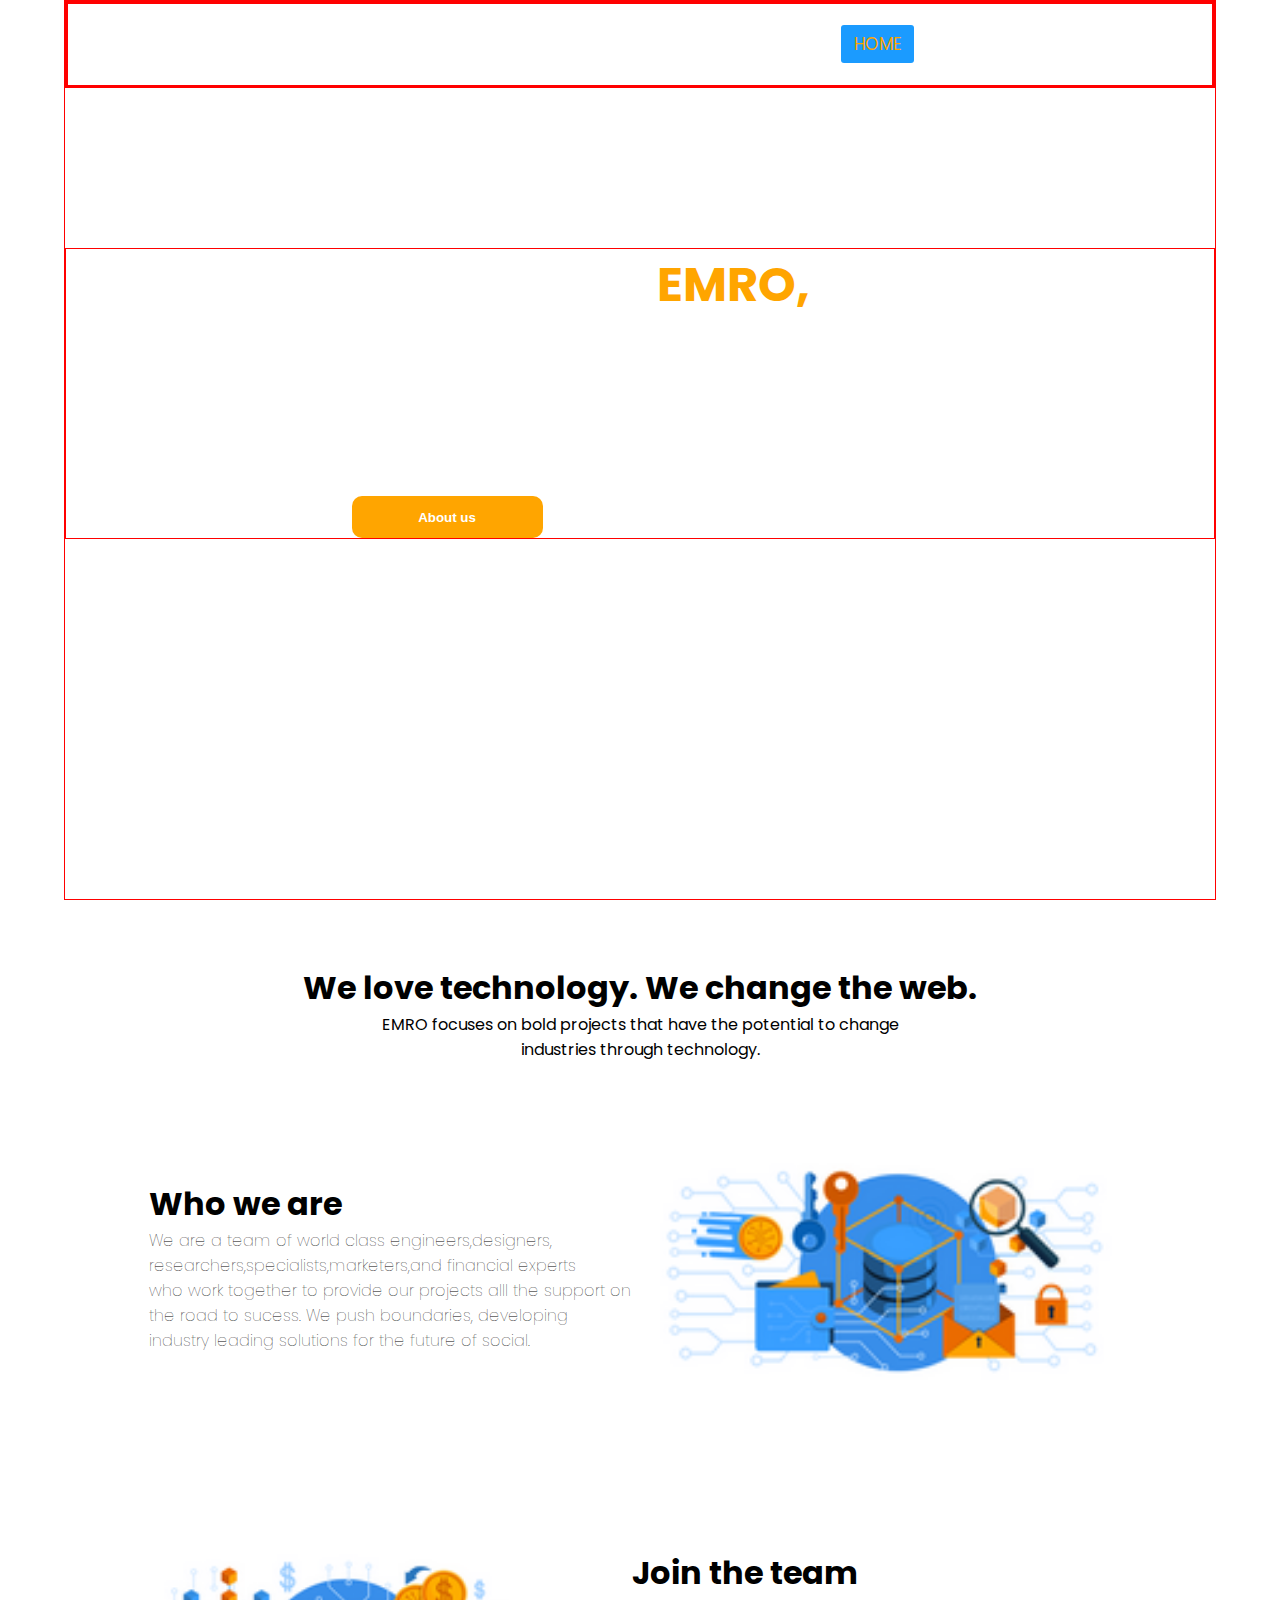
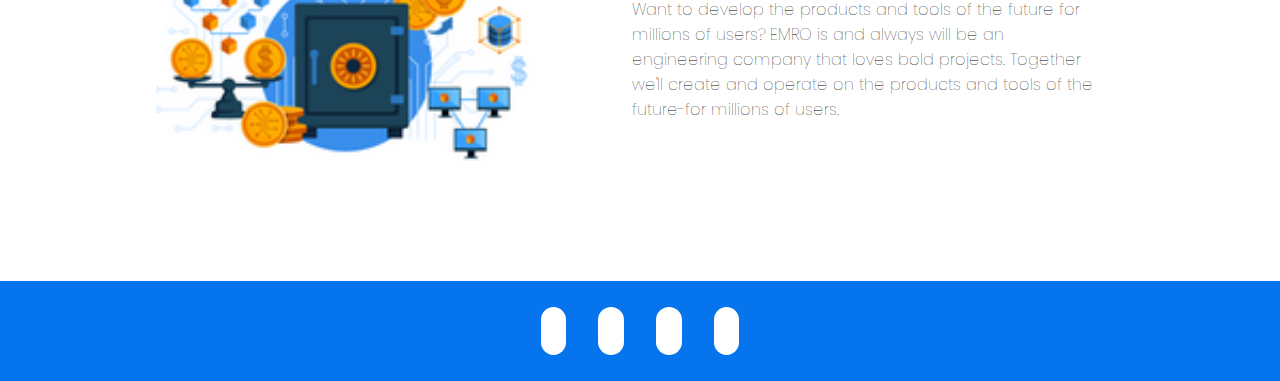
<file: portfolio prototype/projects/final project/index.html>
<!DOCTYPE html>
<html lang="en">
  <head>
    <meta charset="UTF-8" />
    <meta name="viewport" content="width=device-width, initial-scale=1.0" />
    <link rel="stylesheet" href="style.css" />
    <link rel="stylesheet" href="https://cdnjs.cloudflare.com/ajax/libs/font-awesome/6.4.2/css/all.min.css" integrity="sha512-z3gLpd7yknf1YoNbCzqRKc4qyor8gaKU1qmn+CShxbuBusANI9QpRohGBreCFkKxLhei6S9CQXFEbbKuqLg0DA==" crossorigin="anonymous" referrerpolicy="no-referrer" />
    <title>Final Project</title>
  </head>
  <body>
    <div class="container">
      
      <nav>
        <input type="checkbox" id="check"/>
        <label for="check" class="checkbtn">
          <i class="fas fa-bars"></i>
        </label>  
        <p class="emro"><span class="emro1">emro</span><br />VENTURES</p>
        <ul class="container_links">
          <li><a href="" class="m">Home</a></li>
          <li><a href="aboutpage.html" class="a">About Us</a>
          </li>
          <li><a href=".main1" class="c">Contact Us</a></li>
        </ul>
      </nav>

      <div class="txt">
        <span class="txt1">
          <h1>
            Welcome to <span class="capital">EMRO,</span><br />
            the venture builder.
          </h1>
          <p>
            We're a venture builder located in the heart of Bucherest, the
            silicon<br />
            Valley of Europe. We build, grow, and invest in exiting ventures.
          </p>
          <button class="about">About us</button>
        </span>
      </div>
    </div>

    <div class="container1">
      <h1>We love technology. We change the web.</h1>
      <p>
        EMRO focuses on bold projects that have the potential to change<br />
        <span class="tech">industries through technology.</span>
      </p>
    </div>

    <div class="container2">

        <div class="main">
        <h1>Who we are</h1>
        <p>
          We are a team of world class engineers,designers,<br />
          researchers,specialists,marketers,and financial experts<br />
          who work together to provide our projects alll the support on<br />
          the road to sucess. We push boundaries, developing <br />
          industry leading solutions for the future of social.
        </p>
    </div>

    <img src="mail.png" alt="" class="img">

    </div>

      

    <div class="container3">

        <img src="bank.png" alt="" class="img1">

        <div class="main1">

            <h1>Join the team</h1>
            <p>
              Want to develop the products and tools of the future for<br />
              millions of users? EMRO is and always will be an<br />
              engineering company that loves bold projects. Together<br />
              we'll create and operate on the products and tools of the<br />
              future-for millions of users.
            </p>
        </div>
    
    </div>

    <div class="touch">

      <div class="icon_flex">
        <a href="https://www.instagram.com/"><i class="fa-brands fa-instagram fa-flip"></i></a>
        <a href="https://www.facebook.com/"><i class="fa-brands fa-facebook-f fa-flip"></i></a>
        <a href="https://twitter.com/"><i class="fa-brands fa-x-twitter fa-flip"></i></a>
        <a href="https://www.linkedin.com/login"><i class="fa-brands fa-linkedin fa-flip"></i></a>
      </div>

    </div>

  </body>
</html>
</file>
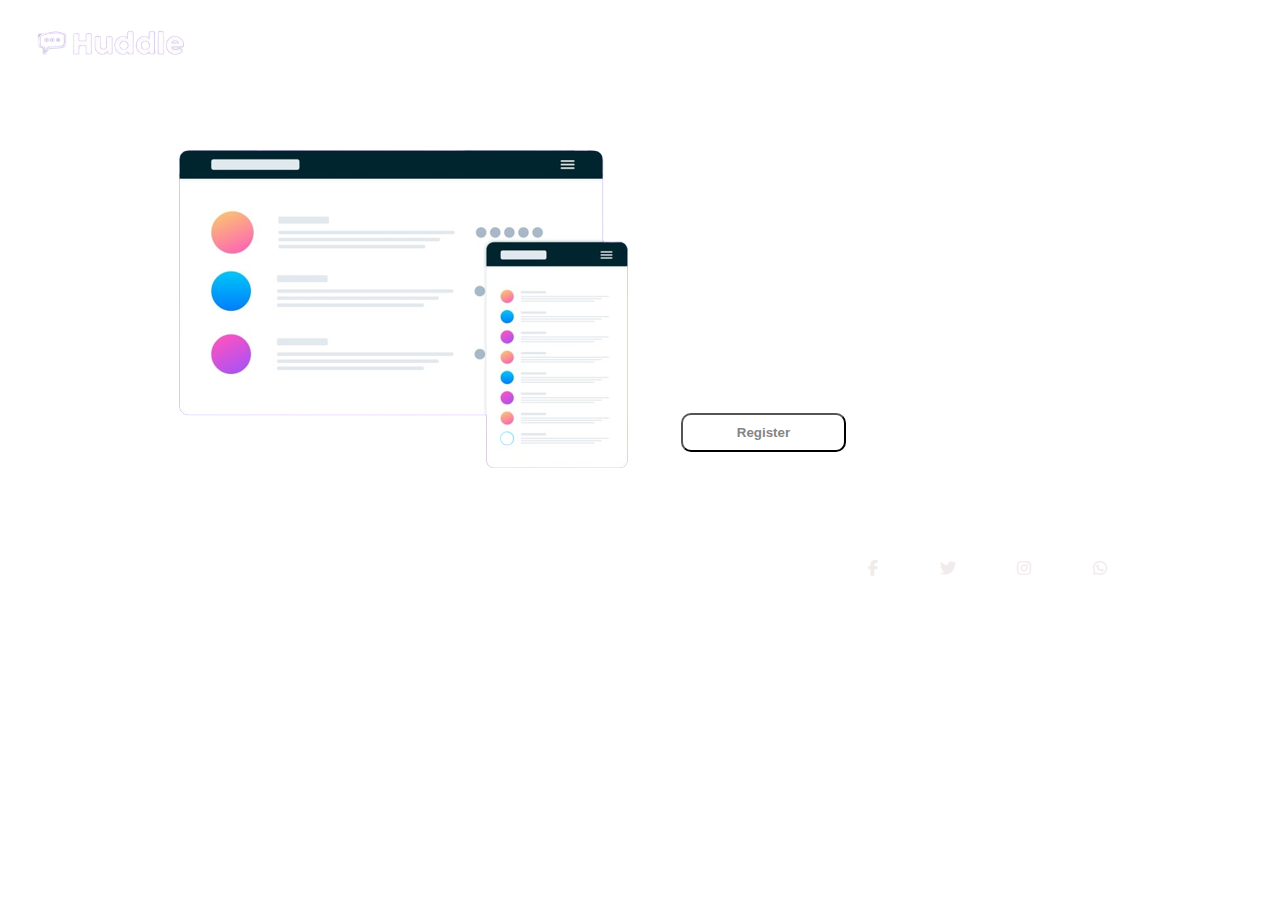
<file: portfolio prototype/projects/huddle/index.html>
<!DOCTYPE html>
<html lang="en">
  <head>
    <meta charset="UTF-8" />
    <meta name="viewport" content="width=device-width, initial-scale=1.0" />
    <link rel="stylesheet" href="style.css" />
    <link rel="stylesheet" href="https://cdnjs.cloudflare.com/ajax/libs/font-awesome/6.4.2/css/all.min.css">
    <title>Huddle</title>
  </head>
  <body>
    <div class="container">
      <img src="./huddle__2_-removebg-preview(1).png" alt="logo" class="logo_img" />

      <div class="hero_ctn">
          <img src="image_0.png" class="hero_img" />
          <div class="more">
            <h1>Build The Community Your Fans Will Love</h1>
            <p>
              Huddle re-imagines the way we build communities. you have <br />a
              voice, but so does your audience.Create connections with<br />
              your users as you engage in genuine discussion.
            </p>
            <button for="register" class="register">Register</button>
          </div>
      </div>
      <div class="icon_flex">
        <a href="https://www.facebook.com/"><i class="fa-brands fa-facebook-f fa-flip"></i></a>
       <a href="https://twitter.com/"><i class="fa-brands fa-twitter fa-flip"></i></a> 
        <a href="https://www.instagram.com/"><i class="fa-brands fa-instagram fa-flip"></i></a> 
        <a href="https://www.whatsapp.com/"><i class="fa-brands fa-whatsapp fa-flip"></i></a>
      </div>
    </div>
  </body>
</html>
</file>
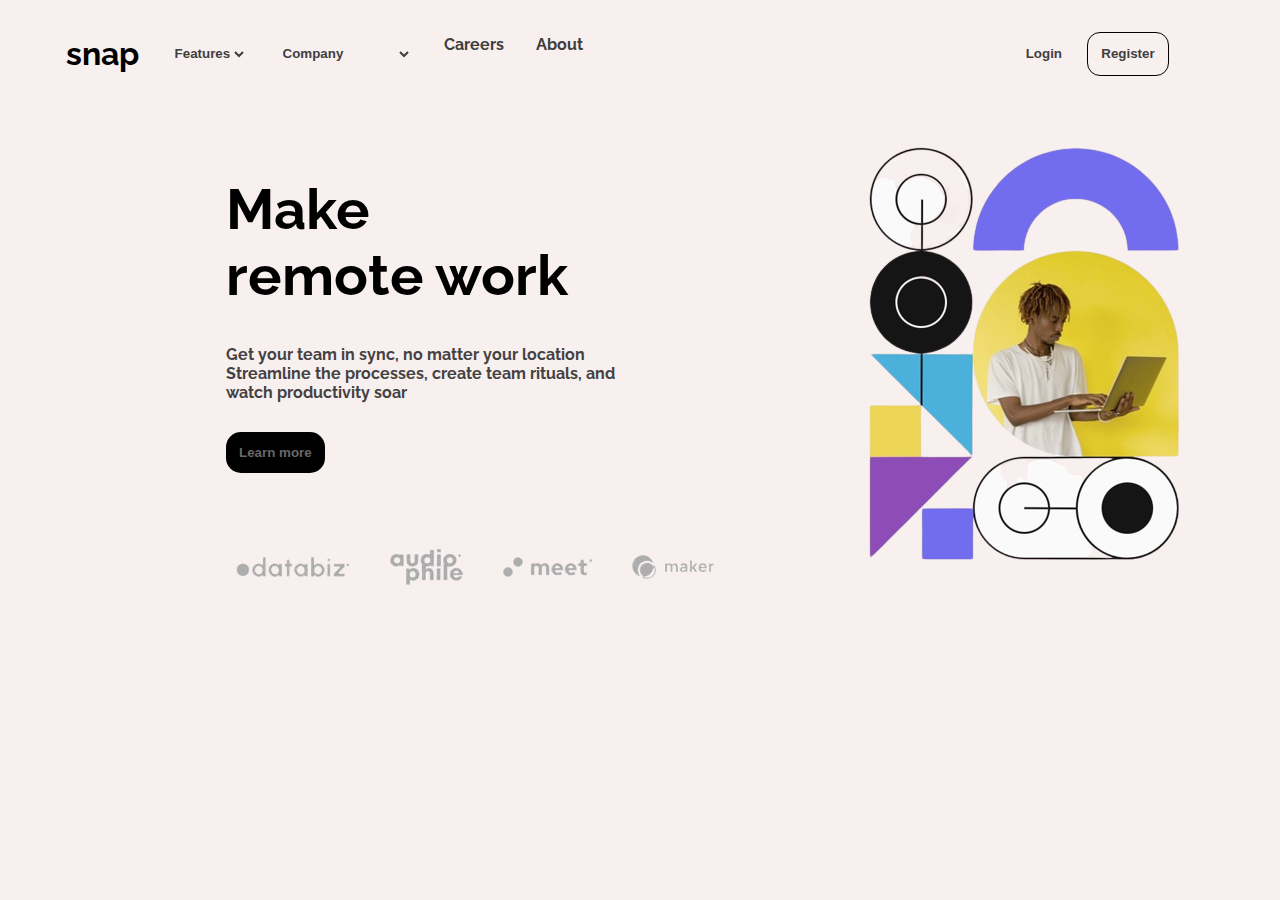
<file: portfolio prototype/projects/work/index.html>
<!DOCTYPE html>
<html lang="en">
  <head>
    <meta charset="UTF-8" />
    <meta name="viewport" content="width=device-width, initial-scale=1.0" />
    <link rel="stylesheet" href="style.css" />
    <title>Apply for a job</title>
  </head>
  <body>
    <div class="container">
      <nav>
        <div class="nav_links">
          <h1>snap</h1>
          <select name="features_options" id="features_options">
            <option value="0"><a href="www.google.com">Features</a></option>
            <option value="1"><a href="">Home</a></option>
          </select>
          <select name="company" id="company">
            <option value="0"><a href="">Company</a></option>
            <option value="1"><a href="">Company Second</a></option>
          </select>
          <a href="https://www.coursera.org/articles/it-career-paths-how-to-get-started">Careers</a>
          <a href="https://www.coursera.org/">About</a>
        </div >

        <div class="nav_btn">
          <button class="login_btn">Login</button>
          <button class="register_btn">Register</button>
        </div>
      </nav>
      <div class="main">
        <div class="mini">
          <h1>
            Make<br />
            remote work
          </h1>
          <p>
            Get your team in sync, no matter your location<br />
            Streamline the processes, create team rituals, and<br />
            watch productivity soar
          </p>

          <button for="continue" class="learn_more">
            <a href="https://www.google.com/search?client=firefox-b-d&q=coursera">Learn more</a></button>

          <img src="work__4_-removebg-preview.png" class="img" />

          
        </div>
        <img src="work__2_-removebg-preview.png" class="db" />
      </div>
    </div>
  </body>
</html>
</file>
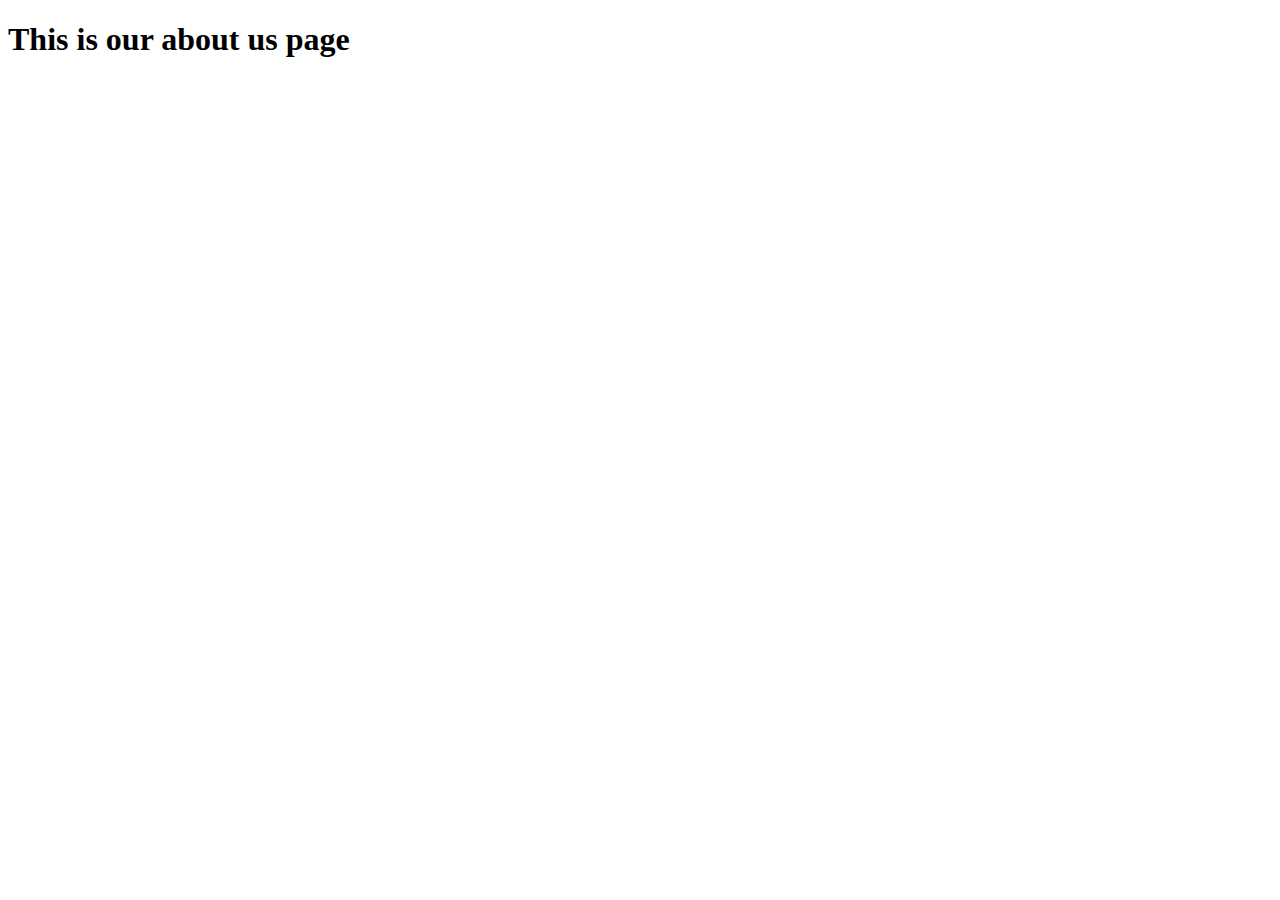
<file: portfolio prototype/projects/final project/aboutpage.html>
<!DOCTYPE html>
<html lang="en">
<head>
    <meta charset="UTF-8">
    <meta name="viewport" content="width=device-width, initial-scale=1.0">
    <title>Document</title>
</head>
<body>
    <h1>This is our about us page</h1>
</body>
</html>
</file>
<file: portfolio prototype/projects/final project/style.css>
@import url('https://fonts.googleapis.com/css2?family=Poppins&family=Raleway:wght@800&display=swap');

   body {
    padding: 0;
    margin: 0;
    box-sizing: border-box;
    font-family: 'Poppins', sans-serif;
    /* background-color: white; */
   }

   .container {
    background: url('https://img.freepik.com/premium-photo/black-gold-office-with-leather-chair-desk-with-lamp-generative-ai_828075-406.jpg');
    background-size: cover;
    min-height: 100vh;
    width: 90%;
    max-width: 90%;
    margin: 0 auto;
    border: 1px solid red;
   }

   /* .container_links { */
      /* display: flex;
      gap: 2em;
      background-color: rgb(248, 239, 239);
      font-weight: bold;
      cursor: pointer; */
   /* } */
  
   nav {
      display: flex;
      align-items: center;
      justify-content: space-between; 
      margin: 0 auto;
      /* max-width: 95%; */
      border: 3px solid red;
      color: white;
   }
  
   * {
    padding: 0;
    margin: 0%;
    text-decoration: none;
    list-style: none;
    box-sizing: border-box;
  }

  label.emro {
    color: red;
    font-size: 25px;
    line-height: 80px;
  
    font-weight: bold;
  }

   .nav:hover {
    transition: all ease-in-out 300ms;
    color: blue;
   }

   nav ul li {
    display: inline-block;
    line-height: 80px;
    margin: 0 5px;
  }
  
  nav ul li a {
    color: white;
    font-size: 17px;
    padding: 7px 13px;
    border-radius: 3px;
    text-transform: uppercase;
  }
  
  a.m,
  a:hover {
    background: #1b9bff;
    transition: 0.5s;
  }

  
  
.checkbtn {
  font-size: 30px;
  color: white;
  float: right;
  line-height: 80px;
  margin-right: 40px;
  cursor: pointer;
  display: none;
  /* border: 10px solid white; */
}

#check {
  display: none;
}

@media (max-width: 952px) {
  label.emro {
    font-size: 30px;
    padding-left: 50px;
    color: #ff0000;
  }
  nav ul li a {
    font-size: 16px;
  }
}

@media (max-width: 858px) {
  .checkbtn {
    display: block;
  }

  ul {
    position: fixed;
    width: 100%;
    height: 100vh;
    background: #2c3e50;
    top: 80px;
    left: -100%;
    text-align: center;
    transition: all 0.5s;
  }

  nav ul li {
    display: block;
    margin: 50px 0;
    line-height: 30px;
    
  }

  nav ul li a {
    font-size: 20px;
  }
  a:hover,
  a.m {
    background: none;
    color: #0082e6;
  }
  #check:checked ~ ul, li {
    left: 0;
  }
}
  
   nav a {
      color: white;
      text-decoration: none;
      cursor: pointer;
   } 


   .m:hover {
    transition: all ease-in-out 300ms;
    color: blue;
   }

   .a_links{
    display: flex;
    gap: 4em;
   }

   .m {
    color: orange;
   }

   .a:hover {
    transition: all ease-in-out 300ms;
    color: blue;
   }

   .c {
    margin-right: 1.3em
   }

   .c:hover {
    transition: all ease-in-out 300ms;
    color: blue;
   }
   

   .txt {
    display: flex;
    align-items: center;
    justify-content: center;
    color: white;
    font-weight: bold;
    margin-top: 10em;
    border: 1px solid red;
   }

   .txt h1 {
      font-weight: bold;
      font-size: 3em;
      color: white;
   }

 .about {
    /* border: 1px solid hotpink; */
    background-color: orange;
    color: white;
    font-weight: bold;
    padding: 1em 5em;
    border-radius: 10px;
    border: none;
    cursor: pointer;
    margin-top: 4em;
 }

 .about:hover {
  transition: all ease-in-out 300ms;
  color: white;
  background-color: rgb(192, 128, 10);
  box-shadow: 1px 4px 19px -3px rgba(255,255,255,0.69);
  -webkit-box-shadow: 1px 4px 19px -3px rgba(255,255,255,0.69);
  -moz-box-shadow: 1px 4px 19px -3px rgba(255,255,255,0.69);
 }

 .emro {
   color: white;
   font-size: .8.9em;
 }

 .capital{
  color: orange;
 }

    .emro1 {
      font-weight: bold;
      font-size: 2em;
      color: white;
    }

    .container1 {
      text-align: center;
      margin-top: 4em;
    }

    .container2 {
      display: flex;
      align-items: center;
      justify-content: center;
      margin-top: 4em;
    }

    .img {
      width: 500px;
    }

    .main p {
      font-weight: 100;
      font-size: 1em;
    }

    .container3 {
      /* border: 1px solid orangered; */
      display: flex;
      align-items: center;
      justify-content: center;
      gap: 6em;
      margin-bottom: 5em;
      margin-top: 4em;
    }

    .img1 {
      /* border: 1px solid blue; */
      margin-left: -2em;
      width: 380px;
    }

    .main1 p {
      font-weight: 100;
      font-size: 1em;
    }

    .touch {
      background-color: #0674ec;
      display: flex;
      flex-direction: column;
      align-items: center;
      justify-content: center;
      height: 100px;
    }


    .icon_flex{
      float: right;
      display: flex;
      gap: 2em;
      /* margin-left: 70em; */
      padding: 0.9em;
    }
    
    .fa-brands{
      color: rgb(65, 64, 64);
      background-color: white;
      padding: .8em;
      border-radius: 6em;
      cursor: pointer;
      text-align: center;
    }


    @media only screen and (max-width: 940px) {
      /* .fresh {
        width: 120%;
        margin-left: 4em;
      }
     */
      .click {
        margin-top: 2em;
      }      
    
      .introduction {
        display: block;
      }
    
      .skills {
        margin-top: 5em;
        /* border: 1px solid red; */
        margin-bottom: 3em;
      }
    
      .greetings {
        font-size: 2em;
      }
    }
    
    @media only screen and (max-width: 750px) {
      .fresh {
        width: 100%;
        margin-top: 3em;
      }
    
      .introduction {
        margin-top: 2em;
        display: block;
        /* border: 1px solid red; */
      }
    
      .about {
        margin-top: 3em;
      }
    
      .About h2 {
        margin-bottom: 1em;
      }
    
      .inner {
        display: block;
      }
    
      .greetings {
        display: none;
        margin-top: 0;
        /* border: 1px solid white; */
      }
    
      .Skills {
        display: block;
        /* border: 1px solid red; */
      }
    
      .profile {
        margin-bottom: 2em;
      }
    
      .works {
        margin-top: 0;
        margin-bottom: 2em;
      }
    
      .Skillss {
        display: block;
        text-align: center;
      }
    
      .first {
        text-align: center;
        margin-bottom: 2em;
      }
    
      .Contact p {
        text-align: center;
        margin-bottom: 2em;
      }
    
      .survey_form {
        width: 90%;
        padding: 0;
        margin-bottom: 5em;
      }
    
      #name,
      #email,
      #Message {
        width: 90%;
      }
    
      footer {
        font-size: 0.8rem;
      }
    
      .into {
        width: 100%;
      }
    }
</file>
<file: portfolio prototype/projects/huddle/style.css>
@import url("https://fonts.googleapis.com/css2?family=Poppins&display=swap");

body {
  padding: 0;
  margin: 0;
  box-sizing: border-box;
  background-repeat: no-repeat;
  background-size: cover;
  font-family: 'Poppins', sans-serif;
  background-image: url("https://cdn.pixabay.com/photo/2018/08/14/13/23/ocean-3605547_640.jpg");
}

.logo_img{
  width: 20%;
  margin-top: 1.5em;
}

.hero_ctn{
  display: flex;
  justify-content: center;
  align-items: center;
  width: 80%;
  margin: 0 auto;

}

.hero_img{
  width: 70%;
}

.more {
  color: white;
}


.register {
  background-color: white;
  color: rgb(134, 133, 131);
  font-weight: bold;
  padding: 10px;
  width: 35%;
  border-radius: 10px;
  box-shadow: rgb(63, 61, 61);

}

.icon_flex{
  float: right;
  display: flex;
  gap: 2em;
  margin-right: 9em;
  padding: 0.9em;
}

  .fa-brands{
    color: rgb(241, 235, 235);
    border: 2px solid white;
    padding: .8em;
    border-radius: 10em;
    cursor: pointer;
    text-align: center;
  }
</file>
<file: portfolio prototype/projects/work/style.css>
@import url('https://fonts.googleapis.com/css2?family=Raleway&display=swap');
@import url('https://fonts.googleapis.com/css2?family=Raleway:wght@800&display=swap');

body {
    padding: 0;
    margin: 0;
    box-sizing: border-box;
    font-family: 'Raleway', sans-serif;
    background-color: rgb(248, 239, 239);
}

nav {
    display: flex;
    align-items: center;
    justify-content: space-between;
    max-width: 90%;
    margin: 0 auto;
    /* border: 1px solid red; */
}

 .nav_links {
    /* border: 1px solid red; */
    display: flex;
    gap: 2em;
    padding: .1em;
    background-color: rgb(248, 239, 239);
    font-weight: bold;
 }

 #features_options {
    background-color: rgb(248, 239, 239);
    border: none;
    color:rgb(63, 62, 62);
    font-weight: bold;
 }

 #company {
    background-color: rgb(248, 239, 239);
    border: none;
    color: rgb(63, 62, 62);
    font-weight: bold;
 }

 nav a {
    margin-top: 1.3em;
    color: rgb(63, 62, 62);
    text-decoration: none;
 }

 .nav_btn {
    /* border: 1px solid red; */
    padding: 2em;
 }

 .login_btn {
   cursor: pointer;
   border: 1px solid ;
   background-color: transparent;
     border: black;
    margin-right: 15px;
    color:rgb(63, 62, 62);
    font-weight: bold;
 }

 .register_btn {
    background-color: transparent;
    padding: 1em;
    margin-right: 15px;
    color:rgb(63, 62, 62);
    font-weight: bold;
    border-radius: 13px;
    border: 1px solid black;
    cursor: pointer;
    box-shadow: none;

 }

 .register_btn:hover {
    transition: all ease-in-out 300ms;
    color: rgb(63, 62, 62);
 }

 .main {
    display: flex;
    align-items: center;
    justify-content: center;
    /* border: 1px solid blue; */
    width: 80%;
    margin: 0 auto;
 }

 .mini h1 {
   font-weight: bold;
   font-family: 'Raleway', sans-serif;
   font-size: 3.5em;
 }

 .mini {
    padding: .6em;
    padding-left: 13em;
    width: 450%;
    /* border: 1px solid hotpink; */
   }


 .learn_more {
    background-color: black;
    padding: 1em;
    margin-right: 15px;
    color: white;
    font-weight: bold;
    border-radius: 15px;
    margin: 0 auto;
    margin-top: 1em;
    cursor: pointer;
    border: none;
 }

 .learn_more a {
   margin-top: 1.3em;
    color: rgb(105, 103, 103);
    text-decoration: none;
 }

 .db {
  /* border: 1px solid rgb(245, 10, 10); */
  padding: 0;
 }

 .img {
    /* border: 1px solid rgb(126, 6, 6); */
    padding: 0;
    margin-top: 3.5em;
 }

 .mini p {
    font-weight: bold;
    color: rgb(68, 66, 66)
 }
</file>
